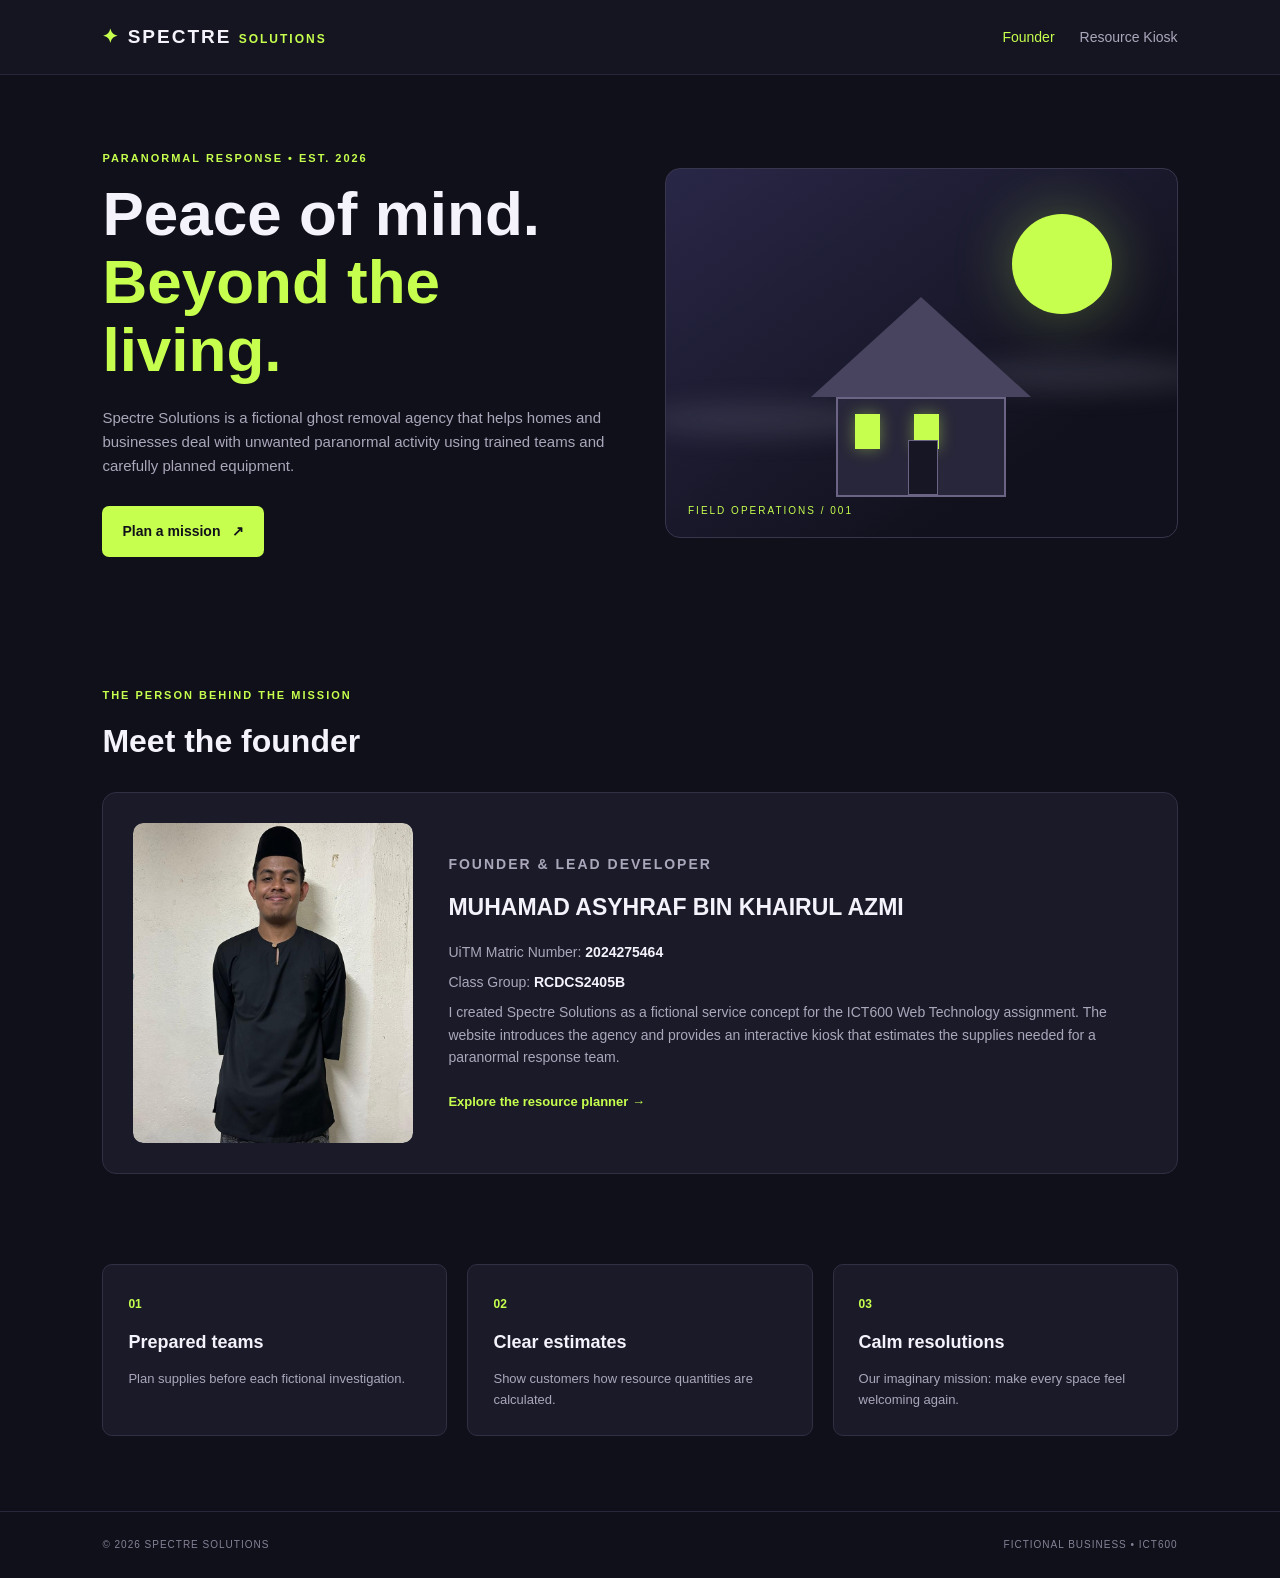
<file: index.html>
<!DOCTYPE html>
<html lang="en">
<head>
  <meta charset="UTF-8">
  <meta name="viewport" content="width=device-width, initial-scale=1.0">
  <meta name="description" content="Meet the founder of Spectre Solutions, a fictional ghost removal agency.">
  <title>Spectre Solutions | Founder</title>
  <link rel="stylesheet" href="css/style.css">
</head>
<body>
  <header class="site-header">
    <a class="brand" href="index.html"><span class="brand-mark">✦</span> SPECTRE <span>SOLUTIONS</span></a>
    <nav aria-label="Main navigation">
      <a class="active" href="index.html">Founder</a>
      <a href="kiosk.html">Resource Kiosk</a>
    </nav>
  </header>

  <main>
    <section class="hero">
      <div class="hero-copy">
        <p class="eyebrow">PARANORMAL RESPONSE • EST. 2026</p>
        <h1>Peace of mind.<br><span>Beyond the living.</span></h1>
        <p class="lead">Spectre Solutions is a fictional ghost removal agency that helps homes and businesses deal with unwanted paranormal activity using trained teams and carefully planned equipment.</p>
        <a class="button" href="kiosk.html">Plan a mission <span>↗</span></a>
      </div>
      <div class="hero-art" role="img" aria-label="Abstract moonlit haunted-house illustration">
        <div class="moon"></div><div class="mist mist-one"></div><div class="mist mist-two"></div>
        <div class="house"><div class="roof"></div><div class="house-body"><i></i><i></i><b></b></div></div>
        <div class="art-caption">FIELD OPERATIONS / 001</div>
      </div>
    </section>

    <section class="founder section-shell">
      <div class="section-heading"><p class="eyebrow">THE PERSON BEHIND THE MISSION</p><h2>Meet the founder</h2></div>
      <div class="founder-card">
        <div class="portrait-placeholder">
    <img src="images/Founder.jpg"
         alt="MUHAMAD ASYHRAF BIN KHAIRUL AZMI"
         style="width:100%; height:100%; object-fit:cover; border-radius:inherit;">
        </div>
        <div class="founder-details">
          <p class="eyebrow">FOUNDER & LEAD DEVELOPER</p>
          <h3>MUHAMAD ASYHRAF BIN KHAIRUL AZMI</h3>
          <p class="muted">UiTM Matric Number: <strong>2024275464</strong></p>
          <p class="muted">Class Group: <strong>RCDCS2405B</strong></p>
          <p>I created Spectre Solutions as a fictional service concept for the ICT600 Web Technology assignment. The website introduces the agency and provides an interactive kiosk that estimates the supplies needed for a paranormal response team.</p>
          <a class="text-link" href="kiosk.html">Explore the resource planner →</a>
        </div>
      </div>
    </section>
    <section class="values section-shell">
      <article><span>01</span><h3>Prepared teams</h3><p>Plan supplies before each fictional investigation.</p></article>
      <article><span>02</span><h3>Clear estimates</h3><p>Show customers how resource quantities are calculated.</p></article>
      <article><span>03</span><h3>Calm resolutions</h3><p>Our imaginary mission: make every space feel welcoming again.</p></article>
    </section>
  </main>
  <footer><span>© 2026 SPECTRE SOLUTIONS</span><span>FICTIONAL BUSINESS • ICT600</span></footer>
</body>
</html>
</file>
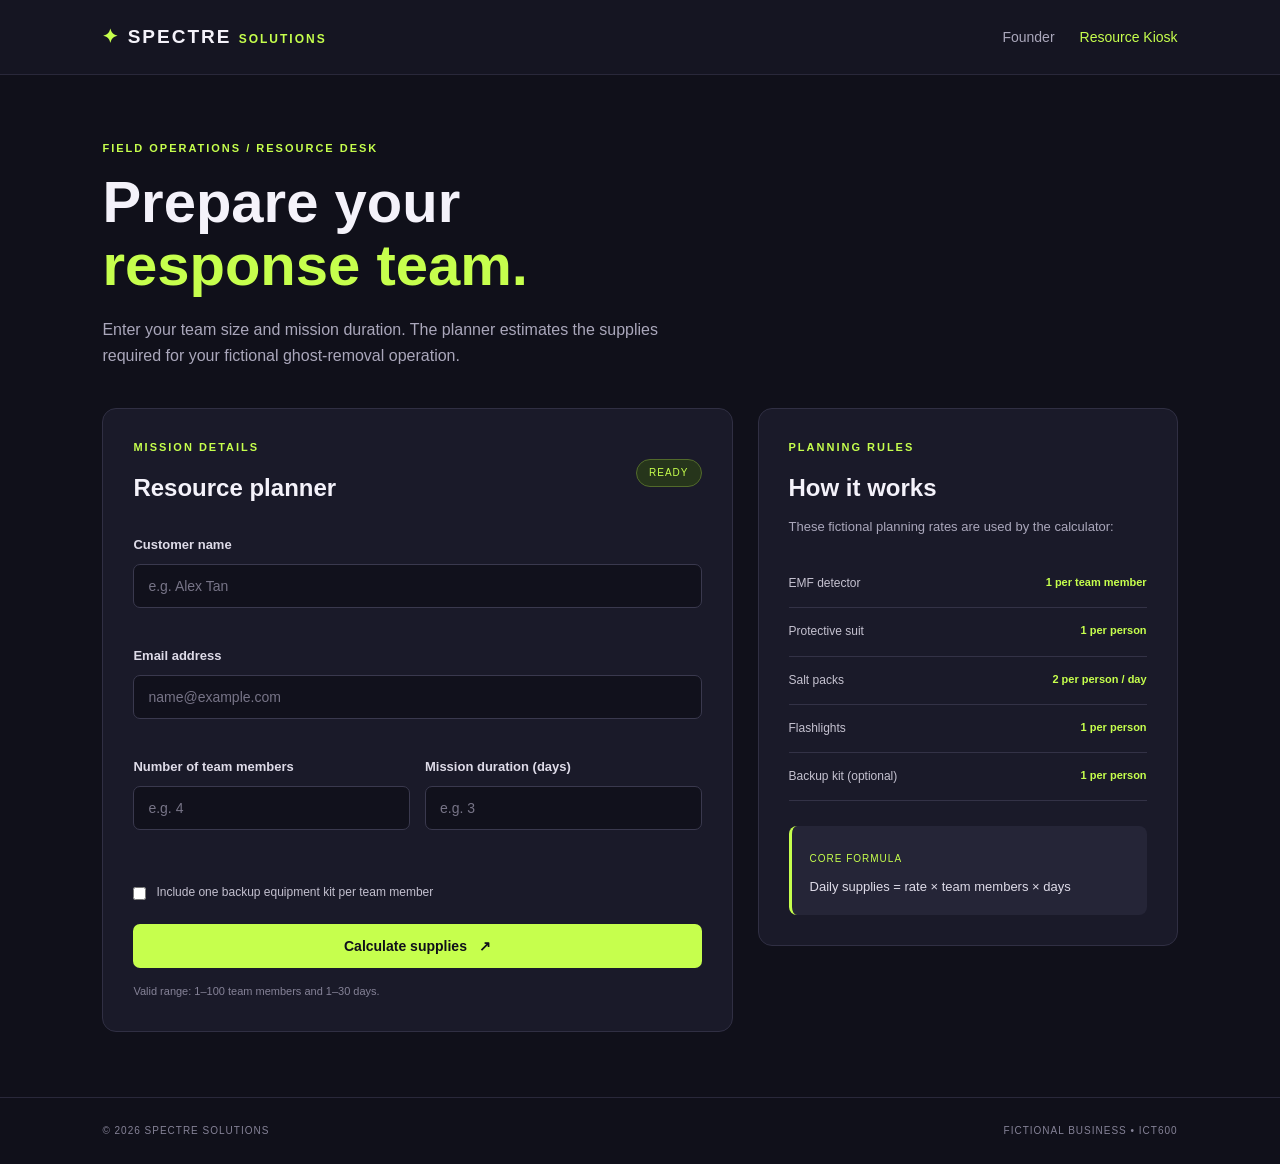
<file: kiosk.html>
<!DOCTYPE html>
<html lang="en">

<head>
    <meta charset="UTF-8">
    <meta name="viewport" content="width=device-width, initial-scale=1.0">

    <meta name="description" content="Calculate supplies for a fictional paranormal response team.">

    <title>Spectre Solutions | Resource Kiosk</title>

    <!-- External CSS -->
    <link rel="stylesheet" href="css/style.css">

    <!-- External JavaScript -->
    <script src="js/script.js" defer></script>
</head>

<body>

    <!-- HEADER -->
    <header class="site-header">

        <a class="brand" href="index.html">
            <span class="brand-mark">✦</span>
            SPECTRE
            <span>SOLUTIONS</span>
        </a>

        <nav aria-label="Main navigation">
            <a href="index.html">Founder</a>
            <a class="active" href="kiosk.html">Resource Kiosk</a>
        </nav>

    </header>


    <!-- MAIN CONTENT -->
    <main class="kiosk-main">

        <!-- INTRODUCTION -->
        <section class="kiosk-intro">

            <p class="eyebrow">FIELD OPERATIONS / RESOURCE DESK</p>

            <h1>
                Prepare your<br>
                <span>response team.</span>
            </h1>

            <p>
                Enter your team size and mission duration.
                The planner estimates the supplies required
                for your fictional ghost-removal operation.
            </p>

        </section>


        <!-- PLANNER SECTION -->
        <section class="planner-grid">

            <!-- INPUT FORM -->
            <form id="resourceForm" class="planner-card" novalidate>

                <div class="card-top">

                    <div>
                        <p class="eyebrow">MISSION DETAILS</p>
                        <h2>Resource planner</h2>
                    </div>

                    <span class="status-dot">READY</span>

                </div>


                <!-- CUSTOMER NAME -->
                <label for="customerName">
                    Customer name
                </label>

                <input
                    id="customerName"
                    name="customerName"
                    type="text"
                    placeholder="e.g. Alex Tan"
                    autocomplete="name"
                >

                <small class="field-error" id="nameError"></small>


                <!-- CUSTOMER EMAIL -->
                <label for="customerEmail">
                    Email address
                </label>

                <input
                    id="customerEmail"
                    name="customerEmail"
                    type="email"
                    placeholder="name@example.com"
                    autocomplete="email"
                >

                <small class="field-error" id="emailError"></small>


                <!-- TEAM MEMBERS AND MISSION DAYS -->
                <div class="input-row">

                    <div>

                        <label for="users">
                            Number of team members
                        </label>

                        <input
                            id="users"
                            name="users"
                            type="number"
                            min="1"
                            max="100"
                            step="1"
                            placeholder="e.g. 4"
                        >

                        <small class="field-error" id="usersError"></small>

                    </div>


                    <div>

                        <label for="days">
                            Mission duration (days)
                        </label>

                        <input
                            id="days"
                            name="days"
                            type="number"
                            min="1"
                            max="30"
                            step="1"
                            placeholder="e.g. 3"
                        >

                        <small class="field-error" id="daysError"></small>

                    </div>

                </div>


                <!-- OPTIONAL BACKUP KIT -->
                <label class="check-line">

                    <input
                        id="backupKit"
                        name="backupKit"
                        type="checkbox"
                    >

                    Include one backup equipment kit per team member

                </label>


                <!-- SUBMIT BUTTON -->
                <button
                    class="button submit-button"
                    type="submit"
                >
                    Calculate supplies <span>↗</span>
                </button>


                <p class="form-note">
                    Valid range: 1–100 team members and 1–30 days.
                </p>

            </form>


            <!-- PLANNING RULES -->
            <aside class="rules-card">

                <p class="eyebrow">PLANNING RULES</p>

                <h2>How it works</h2>

                <p>
                    These fictional planning rates are used
                    by the calculator:
                </p>


                <ul class="rate-list">

                    <li>
                        <span>EMF detector</span>
                        <strong>1 per team member</strong>
                    </li>

                    <li>
                        <span>Protective suit</span>
                        <strong>1 per person</strong>
                    </li>

                    <li>
                        <span>Salt packs</span>
                        <strong>2 per person / day</strong>
                    </li>

                    <li>
                        <span>Flashlights</span>
                        <strong>1 per person</strong>
                    </li>

                    <li>
                        <span>Backup kit (optional)</span>
                        <strong>1 per person</strong>
                    </li>

                </ul>


                <div class="formula">

                    <small>CORE FORMULA</small>

                    <p>
                        Daily supplies = rate × team members × days
                    </p>

                </div>

            </aside>

        </section>


        <!-- CALCULATION RESULTS -->
        <section
            id="result"
            class="result-card"
            aria-live="polite"
            hidden
        >

            <p class="eyebrow">
                MISSION RESOURCE SUMMARY
            </p>

            <h2>Calculation complete</h2>

            <p id="resultIntro"></p>

            <div id="resultContent"></div>

            <button
                id="resetButton"
                class="button button-secondary"
                type="button"
            >
                Plan another mission
            </button>

        </section>

    </main>


    <!-- FOOTER -->
    <footer>

        <span>© 2026 SPECTRE SOLUTIONS</span>

        <span>FICTIONAL BUSINESS • ICT600</span>

    </footer>

</body>

</html>
</file>
<file: css/style.css>
/* =========================================
   1. GENERAL SETTINGS
========================================= */

* {
    margin: 0;
    padding: 0;
    box-sizing: border-box;
}

body {
    font-family: Arial, Helvetica, sans-serif;
    background: #10101a;
    color: #f4f2fa;
    line-height: 1.6;
    min-height: 100vh;
}

a {
    text-decoration: none;
    color: inherit;
}

img {
    max-width: 100%;
}


/* =========================================
   2. HEADER AND NAVIGATION
========================================= */

.site-header {
    width: 100%;
    min-height: 75px;
    padding: 18px 8%;
    display: flex;
    justify-content: space-between;
    align-items: center;
    border-bottom: 1px solid #29283a;
    background: #151522;
}

.brand {
    font-size: 19px;
    font-weight: bold;
    letter-spacing: 2px;
}

.brand span:last-child {
    color: #c6ff4d;
    font-size: 12px;
}

.brand-mark {
    color: #c6ff4d;
}

nav {
    display: flex;
    gap: 25px;
}

nav a {
    color: #aaa7bb;
    font-size: 14px;
    transition: 0.3s;
}

nav a:hover,
nav a.active {
    color: #c6ff4d;
}


/* =========================================
   3. SHARED TEXT STYLES
========================================= */

.eyebrow {
    color: #c6ff4d;
    font-size: 11px;
    font-weight: bold;
    letter-spacing: 2px;
    margin-bottom: 12px;
}

.button {
    display: inline-flex;
    align-items: center;
    justify-content: center;
    gap: 12px;
    padding: 14px 20px;
    border: none;
    border-radius: 7px;
    background: #c6ff4d;
    color: #10101a;
    font-weight: bold;
    font-size: 14px;
    cursor: pointer;
    transition: 0.3s;
}

.button:hover {
    background: #dcff91;
    transform: translateY(-2px);
}


/* =========================================
   4. FOUNDER PAGE - HERO SECTION
========================================= */

.hero {
    width: 84%;
    max-width: 1200px;
    margin: auto;
    min-height: 550px;
    padding: 75px 0;
    display: grid;
    grid-template-columns: 1fr 1fr;
    gap: 50px;
    align-items: center;
}

.hero-copy h1 {
    font-size: clamp(38px, 5vw, 62px);
    line-height: 1.1;
    margin-bottom: 22px;
}

.hero-copy h1 span {
    color: #c6ff4d;
}

.lead {
    color: #aaa7bb;
    font-size: 15px;
    max-width: 520px;
    margin-bottom: 28px;
}


/* =========================================
   5. FOUNDER PAGE - ABSTRACT HOUSE ART
========================================= */

.hero-art {
    position: relative;
    min-height: 370px;
    overflow: hidden;
    border: 1px solid #38364d;
    border-radius: 15px;
    background: linear-gradient(145deg, #292747, #11111d 75%);
}

.moon {
    position: absolute;
    width: 100px;
    height: 100px;
    border-radius: 50%;
    background: #c6ff4d;
    top: 45px;
    right: 65px;
    box-shadow: 0 0 60px rgba(198, 255, 77, 0.3);
}

.mist {
    position: absolute;
    width: 240px;
    height: 35px;
    border-radius: 50%;
    background: rgba(170, 167, 187, 0.15);
    filter: blur(12px);
}

.mist-one {
    left: -20px;
    bottom: 100px;
}

.mist-two {
    right: -30px;
    bottom: 145px;
}

.house {
    position: absolute;
    width: 220px;
    height: 200px;
    left: 50%;
    bottom: 40px;
    transform: translateX(-50%);
}

.roof {
    position: absolute;
    width: 0;
    height: 0;
    top: 0;
    left: 0;
    border-left: 110px solid transparent;
    border-right: 110px solid transparent;
    border-bottom: 100px solid #48435f;
}

.house-body {
    position: absolute;
    left: 25px;
    top: 100px;
    width: 170px;
    height: 100px;
    background: #28263a;
    border: 2px solid #6b6485;
}

.house-body i {
    display: inline-block;
    width: 25px;
    height: 35px;
    margin: 15px 17px;
    background: #c6ff4d;
    box-shadow: 0 0 15px rgba(198, 255, 77, 0.4);
}

.house-body b {
    position: absolute;
    bottom: 0;
    left: 70px;
    width: 30px;
    height: 55px;
    background: #171624;
    border: 1px solid #6b6485;
}

.art-caption {
    position: absolute;
    left: 22px;
    bottom: 18px;
    color: #c6ff4d;
    font-size: 10px;
    letter-spacing: 2px;
}


/* =========================================
   6. FOUNDER PAGE - PROFILE
========================================= */

.section-shell {
    width: 84%;
    max-width: 1200px;
    margin: auto;
}

.founder {
    padding: 55px 0;
}

.section-heading {
    margin-bottom: 25px;
}

.section-heading h2 {
    font-size: 32px;
}

.founder-card {
    display: grid;
    grid-template-columns: 280px 1fr;
    gap: 35px;
    align-items: center;
    padding: 30px;
    border: 1px solid #302f43;
    border-radius: 14px;
    background: #1a1a29;
}

.portrait-placeholder {
    width: 100%;
    height: 320px;
    overflow: hidden;
    border-radius: 10px;
    background: #29283a;
}

.portrait-placeholder img {
    width: 100%;
    height: 100%;
    object-fit: cover;
    border-radius: inherit;
}

.founder-details h3 {
    font-size: 23px;
    margin-bottom: 15px;
}

.founder-details p {
    color: #aaa7bb;
    font-size: 14px;
    margin-bottom: 13px;
}

.founder-details .muted {
    margin-bottom: 8px;
}

.founder-details strong {
    color: #f4f2fa;
}

.text-link {
    display: inline-block;
    color: #c6ff4d;
    font-size: 13px;
    font-weight: bold;
    margin-top: 10px;
}

.text-link:hover {
    text-decoration: underline;
}


/* =========================================
   7. FOUNDER PAGE - VALUES
========================================= */

.values {
    display: grid;
    grid-template-columns: repeat(3, 1fr);
    gap: 20px;
    padding: 35px 0 75px;
}

.values article {
    padding: 25px;
    background: #1a1a29;
    border: 1px solid #302f43;
    border-radius: 10px;
}

.values article span {
    color: #c6ff4d;
    font-size: 12px;
    font-weight: bold;
}

.values article h3 {
    margin: 12px 0;
    font-size: 18px;
}

.values article p {
    color: #aaa7bb;
    font-size: 13px;
}


/* =========================================
   8. KIOSK PAGE - INTRODUCTION
========================================= */

.kiosk-main {
    width: 84%;
    max-width: 1200px;
    margin: auto;
    padding: 65px 0;
}

.kiosk-intro {
    max-width: 700px;
    margin-bottom: 40px;
}

.kiosk-intro h1 {
    font-size: clamp(36px, 6vw, 58px);
    line-height: 1.1;
    margin-bottom: 20px;
}

.kiosk-intro h1 span {
    color: #c6ff4d;
}

.kiosk-intro > p:last-child {
    color: #aaa7bb;
    max-width: 600px;
}


/* =========================================
   9. KIOSK PAGE - PLANNER LAYOUT
========================================= */

.planner-grid {
    display: grid;
    grid-template-columns: 1.2fr 0.8fr;
    gap: 25px;
    align-items: start;
}

.planner-card,
.rules-card,
.result-card {
    background: #1a1a29;
    border: 1px solid #302f43;
    border-radius: 14px;
    padding: 30px;
}

.card-top {
    display: flex;
    justify-content: space-between;
    align-items: center;
    margin-bottom: 28px;
}

.card-top h2,
.rules-card h2,
.result-card h2 {
    font-size: 24px;
}

.status-dot {
    color: #c6ff4d;
    border: 1px solid #526a2b;
    background: #26351b;
    border-radius: 20px;
    padding: 5px 12px;
    font-size: 10px;
    letter-spacing: 1px;
}


/* =========================================
   10. KIOSK PAGE - INPUT FIELDS
========================================= */

.planner-card > label:not(.check-line),
.input-row label {
    display: block;
    font-size: 13px;
    color: #dedbe8;
    margin-bottom: 8px;
    font-weight: bold;
}

.planner-card input[type="text"],
.planner-card input[type="email"],
.planner-card input[type="number"] {
    width: 100%;
    padding: 13px 14px;
    background: #11111c;
    border: 1px solid #3a394e;
    border-radius: 7px;
    color: white;
    font-size: 14px;
    outline: none;
    transition: 0.2s;
    margin-bottom: 5px;
}

.planner-card input:focus {
    border-color: #c6ff4d;
    box-shadow: 0 0 0 2px rgba(198, 255, 77, 0.12);
}

.planner-card input::placeholder {
    color: #777487;
}


/* =========================================
   11. RED VALIDATION WARNINGS
========================================= */

.field-error {
    display: block;
    color: #ff0000 !important;
    font-size: 13px;
    font-weight: bold;
    margin-top: 5px;
    margin-bottom: 12px;
    min-height: 16px;
}

.planner-card input.input-error {
    border: 2px solid #ff0000 !important;
    box-shadow: 0 0 6px rgba(255, 0, 0, 0.4) !important;
}


/* =========================================
   12. KIOSK PAGE - INPUT ROW
========================================= */

.input-row {
    display: grid;
    grid-template-columns: 1fr 1fr;
    gap: 15px;
}

.input-row > div {
    min-width: 0;
}


/* =========================================
   13. KIOSK PAGE - CHECKBOX
========================================= */

.check-line {
    display: flex;
    align-items: flex-start;
    gap: 10px;
    color: #c3c0cf;
    font-size: 12px;
    margin: 15px 0 22px;
    cursor: pointer;
}

.check-line input {
    accent-color: #c6ff4d;
    margin-top: 4px;
}


/* =========================================
   14. KIOSK PAGE - BUTTONS
========================================= */

.submit-button {
    width: 100%;
}

.button-secondary {
    background: transparent;
    border: 1px solid #c6ff4d;
    color: #c6ff4d;
    margin-top: 20px;
}

.button-secondary:hover {
    background: #c6ff4d;
    color: #10101a;
}

.form-note {
    color: #858297;
    font-size: 11px;
    margin-top: 15px;
}


/* =========================================
   15. KIOSK PAGE - PLANNING RULES
========================================= */

.rules-card > p:not(.eyebrow) {
    color: #aaa7bb;
    font-size: 13px;
    margin-top: 10px;
}

.rate-list {
    list-style: none;
    margin-top: 22px;
}

.rate-list li {
    display: flex;
    justify-content: space-between;
    gap: 10px;
    padding: 14px 0;
    border-bottom: 1px solid #333246;
    font-size: 12px;
}

.rate-list li span {
    color: #c5c2d0;
}

.rate-list li strong {
    color: #c6ff4d;
    text-align: right;
    font-size: 11px;
}

.formula {
    margin-top: 25px;
    padding: 18px;
    background: #252537;
    border-radius: 8px;
    border-left: 3px solid #c6ff4d;
}

.formula small {
    color: #c6ff4d;
    font-size: 10px;
    letter-spacing: 1px;
}

.formula p {
    margin-top: 7px;
    font-size: 13px;
    color: #dedbe8;
}


/* =========================================
   16. KIOSK PAGE - RESULTS
========================================= */

.result-card {
    margin-top: 30px;
}

.result-card[hidden] {
    display: none;
}

#resultIntro {
    color: #aaa7bb;
    font-size: 14px;
    margin: 15px 0 20px;
}

.result-table {
    width: 100%;
    border-collapse: collapse;
    margin-top: 15px;
}

.result-table th,
.result-table td {
    padding: 14px;
    text-align: left;
    border-bottom: 1px solid #39384b;
    font-size: 13px;
}

.result-table th {
    color: #c6ff4d;
    background: #252537;
}

.result-table td:last-child {
    color: #c6ff4d;
    font-weight: bold;
}


/* =========================================
   17. FOOTER
========================================= */

footer {
    display: flex;
    justify-content: space-between;
    gap: 15px;
    padding: 25px 8%;
    border-top: 1px solid #29283a;
    color: #858297;
    font-size: 10px;
    letter-spacing: 1px;
}


/* =========================================
   18. RESPONSIVE DESIGN
========================================= */

@media (max-width: 800px) {

    .hero {
        grid-template-columns: 1fr;
        padding: 50px 0;
    }

    .hero-art {
        min-height: 320px;
    }

    .founder-card {
        grid-template-columns: 1fr;
    }

    .portrait-placeholder {
        max-width: 350px;
    }

    .planner-grid {
        grid-template-columns: 1fr;
    }

    .kiosk-main {
        width: 90%;
        padding: 45px 0;
    }

}

@media (max-width: 550px) {

    .site-header {
        padding: 15px 5%;
        flex-direction: column;
        gap: 15px;
    }

    nav {
        gap: 20px;
    }

    .hero,
    .section-shell {
        width: 90%;
    }

    .values {
        grid-template-columns: 1fr;
    }

    .input-row {
        grid-template-columns: 1fr;
    }

    .planner-card,
    .rules-card,
    .result-card {
        padding: 20px;
    }

    footer {
        flex-direction: column;
        text-align: center;
    }

}
</file>
